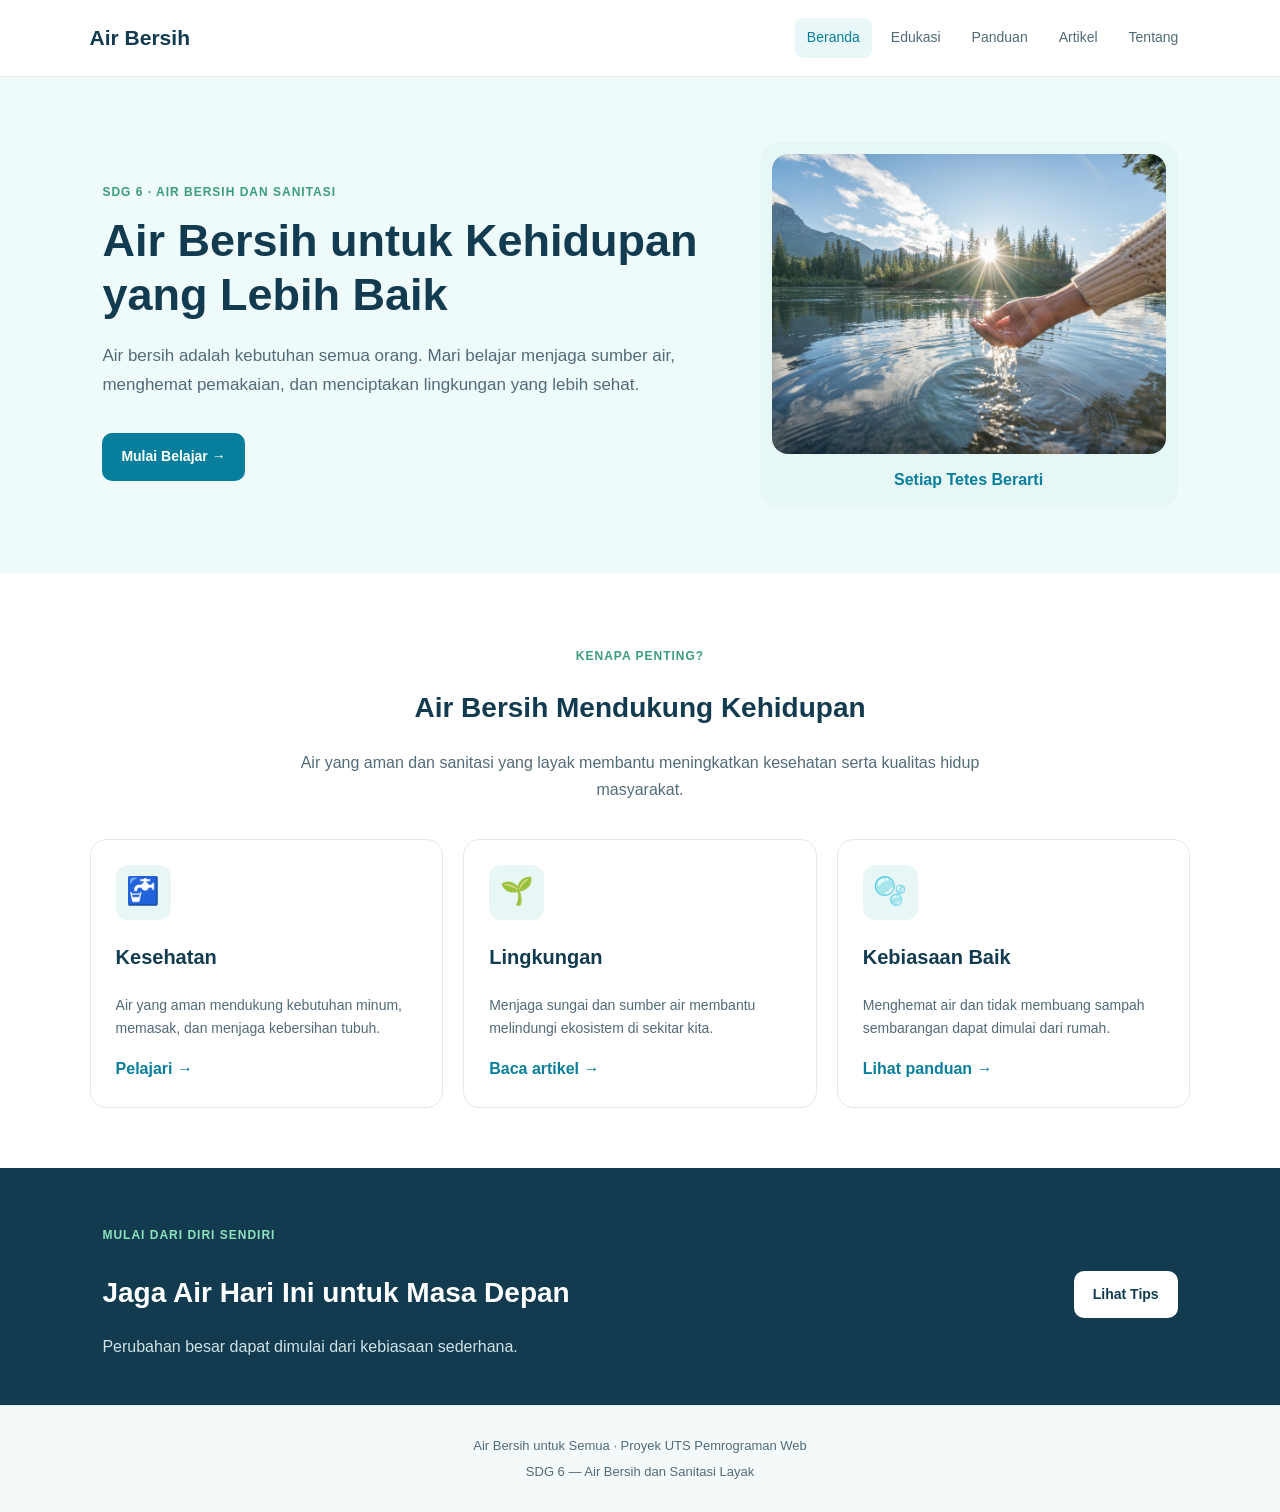
<file: index.html>
<!DOCTYPE html>
<html lang="id">
<head>
  <meta charset="UTF-8">
  <meta name="viewport" content="width=device-width, initial-scale=1.0">
  <meta name="description" content="Edukasi air bersih dan sanitasi layak untuk semua.">
  <title>Air Bersih untuk Semua</title>
  <link rel="stylesheet" href="css/style.css">
</head>
<body>
  <header class="header">
    <a href="../index.html" class="logo">Air Bersih</a>
    <nav>
      <a class="active" href="index.html">Beranda</a>
      <a href="edukasi.html">Edukasi</a>
      <a href="panduan.html">Panduan</a>
      <a href="artikel.html">Artikel</a>
      <a href="tentang.html">Tentang</a>
    </nav>
  </header>

  <main>
    <section class="hero">
      <div class="hero-content">
        <p class="tag">SDG 6 · AIR BERSIH DAN SANITASI</p>
        <h1>Air Bersih untuk Kehidupan yang Lebih Baik</h1>
        <p>
          Air bersih adalah kebutuhan semua orang.
          Mari belajar menjaga sumber air, menghemat pemakaian,
          dan menciptakan lingkungan yang lebih sehat.
        </p>
        <a href="edukasi.html" class="button">Mulai Belajar →</a>
      </div>
      <div class="hero-art">
  <img
    src="image/index.jpg.jpeg"
    alt="Pemandangan sumber air bersih"
  >
  <p>Setiap Tetes Berarti</p>
</div>
    </section>

    <section class="section">
      <div class="section-title">
        <p class="tag">KENAPA PENTING?</p>
        <h2>Air Bersih Mendukung Kehidupan</h2>
        <p>Air yang aman dan sanitasi yang layak membantu meningkatkan
          kesehatan serta kualitas hidup masyarakat.</p>
      </div>

      <div class="cards">
        <article class="card">
          <div class="card-icon">🚰</div>
          <h3>Kesehatan</h3>
          <p>Air yang aman mendukung kebutuhan minum, memasak,
            dan menjaga kebersihan tubuh.</p>
          <a href="edukasi.html">Pelajari →</a>
        </article>

        <article class="card">
          <div class="card-icon">🌱</div>
          <h3>Lingkungan</h3>
          <p>Menjaga sungai dan sumber air membantu melindungi
            ekosistem di sekitar kita.</p>
          <a href="artikel.html">Baca artikel →</a>
        </article>

        <article class="card">
          <div class="card-icon">🫧</div>
          <h3>Kebiasaan Baik</h3>
          <p>Menghemat air dan tidak membuang sampah sembarangan
            dapat dimulai dari rumah.</p>
          <a href="panduan.html">Lihat panduan →</a>
        </article>
      </div>
    </section>

    <section class="callout">
      <div>
        <p class="tag">MULAI DARI DIRI SENDIRI</p>
        <h2>Jaga Air Hari Ini untuk Masa Depan</h2>
        <p>Perubahan besar dapat dimulai dari kebiasaan sederhana.</p>
      </div>
      <a href="panduan.html" class="button button-light">Lihat Tips</a>
    </section>
  </main>

  <footer>
    <p>Air Bersih untuk Semua · Proyek UTS Pemrograman Web</p>
    <p>SDG 6 — Air Bersih dan Sanitasi Layak</p>
  </footer>
</body>
</html>
</file>
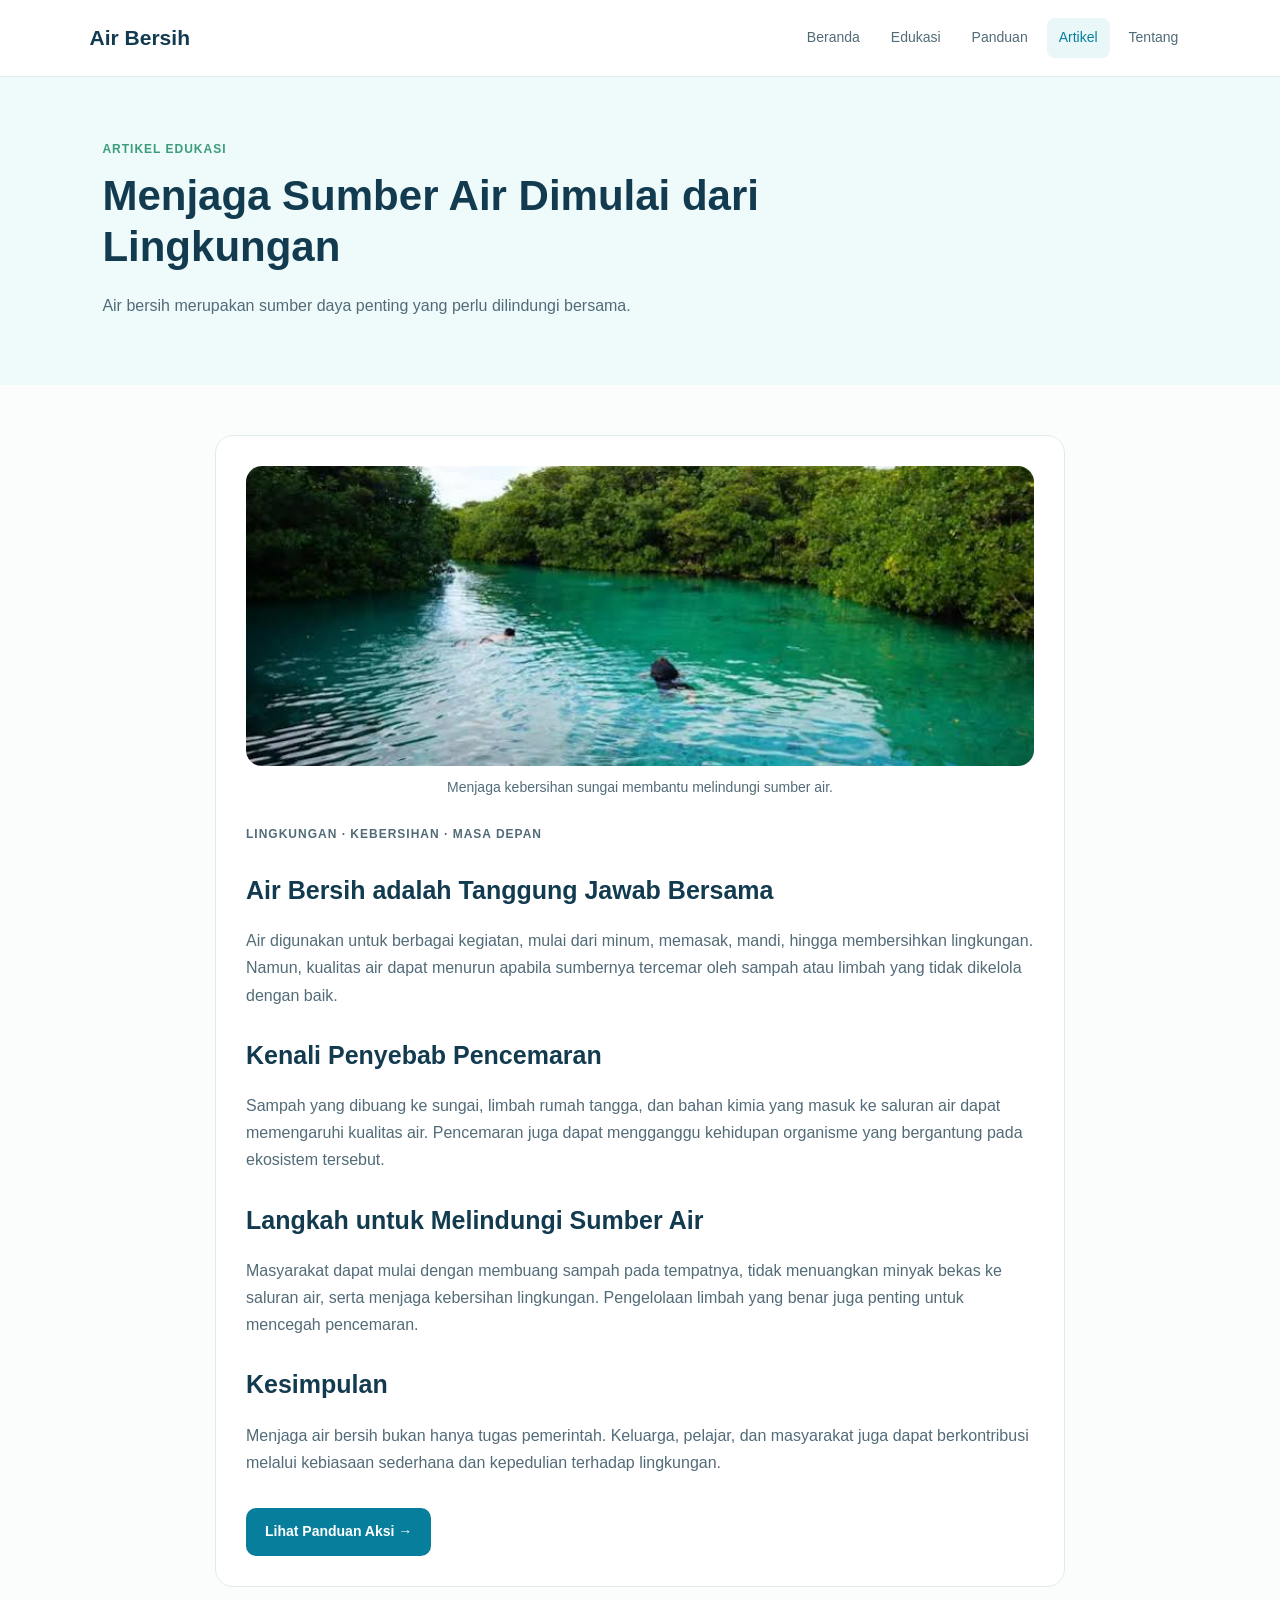
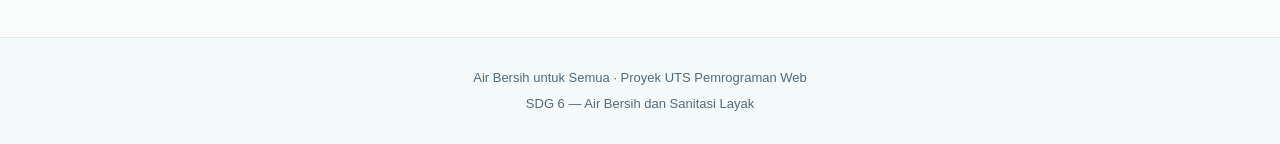
<file: artikel.html>
<!DOCTYPE html>
<html lang="id">
<head>
  <meta charset="UTF-8">
  <meta name="viewport" content="width=device-width, initial-scale=1.0">
  <title>Artikel Menjaga Sumber Air</title>
  <link rel="stylesheet" href="./css/style.css">
</head>
<body>
  <header class="header">
    <a href="index.html" class="logo">Air Bersih</a>
    <nav>
      <a href="index.html">Beranda</a>
      <a href="edukasi.html">Edukasi</a>
      <a href="panduan.html">Panduan</a>
      <a class="active" href="artikel.html">Artikel</a>
      <a href="tentang.html">Tentang</a>
    </nav>
  </header>

  <main>
    <section class="page-banner">
      <p class="tag">ARTIKEL EDUKASI</p>
      <h1>Menjaga Sumber Air Dimulai dari Lingkungan</h1>
      <p>Air bersih merupakan sumber daya penting yang perlu dilindungi bersama.</p>
    </section>

    <section class="content-section">
      <article class="content-box">
        <div class="article-illustration">
  <img
    src="image/artikel.jpg.jpeg"
    alt="Sungai bersih dengan lingkungan hijau"
  >
  <p class="image-caption">
    Menjaga kebersihan sungai membantu melindungi sumber air.
  </p>
</div>
        <p class="tag">LINGKUNGAN · KEBERSIHAN · MASA DEPAN</p>
        <h2>Air Bersih adalah Tanggung Jawab Bersama</h2>
        <p>Air digunakan untuk berbagai kegiatan, mulai dari minum,
          memasak, mandi, hingga membersihkan lingkungan. Namun,
          kualitas air dapat menurun apabila sumbernya tercemar oleh
          sampah atau limbah yang tidak dikelola dengan baik.</p>

        <h2>Kenali Penyebab Pencemaran</h2>
        <p>Sampah yang dibuang ke sungai, limbah rumah tangga, dan
          bahan kimia yang masuk ke saluran air dapat memengaruhi
          kualitas air. Pencemaran juga dapat mengganggu kehidupan
          organisme yang bergantung pada ekosistem tersebut.</p>

        <h2>Langkah untuk Melindungi Sumber Air</h2>
        <p>Masyarakat dapat mulai dengan membuang sampah pada tempatnya,
          tidak menuangkan minyak bekas ke saluran air, serta menjaga
          kebersihan lingkungan. Pengelolaan limbah yang benar juga
          penting untuk mencegah pencemaran.</p>

        <h2>Kesimpulan</h2>
        <p>Menjaga air bersih bukan hanya tugas pemerintah. Keluarga,
          pelajar, dan masyarakat juga dapat berkontribusi melalui
          kebiasaan sederhana dan kepedulian terhadap lingkungan.</p>

        <a href="panduan.html" class="button">Lihat Panduan Aksi →</a>
      </article>
    </section>
  </main>

  <footer>
    <p>Air Bersih untuk Semua · Proyek UTS Pemrograman Web</p>
    <p>SDG 6 — Air Bersih dan Sanitasi Layak</p>
  </footer>
</body>
</html>
</file>
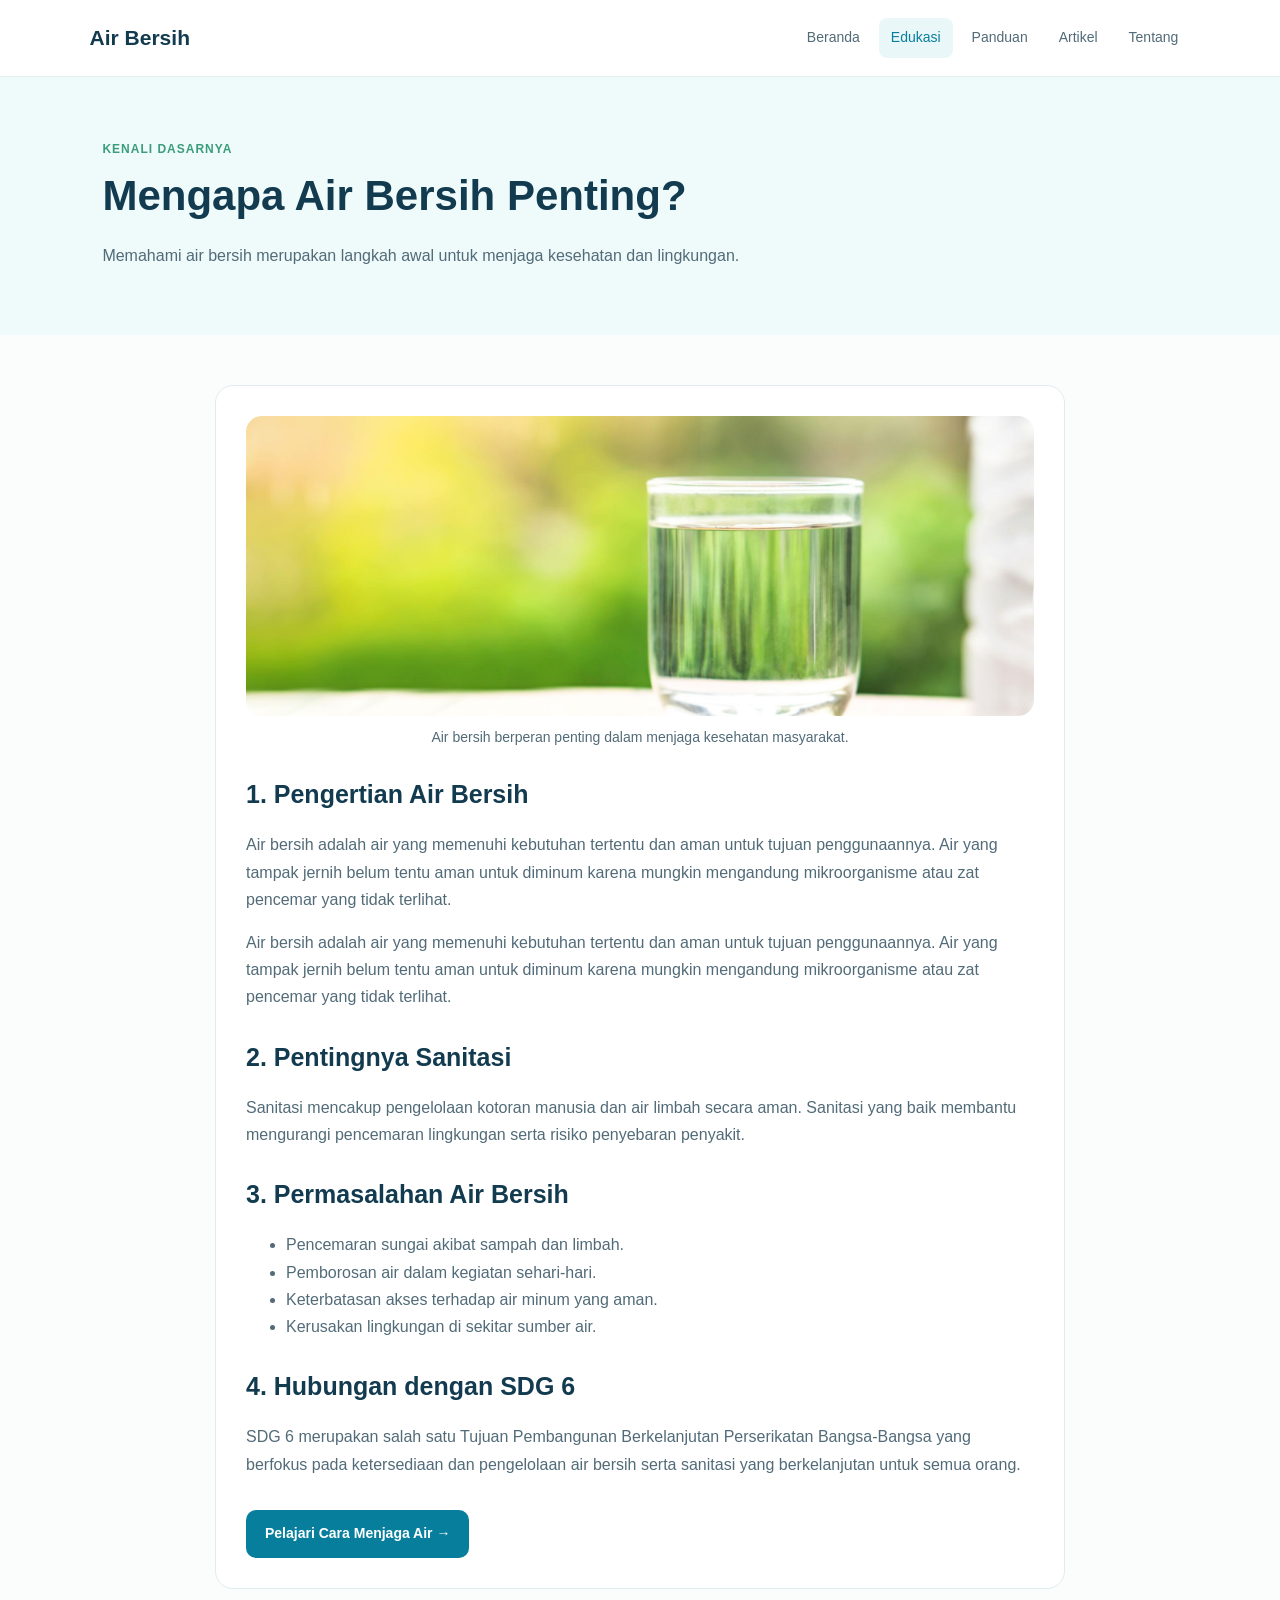
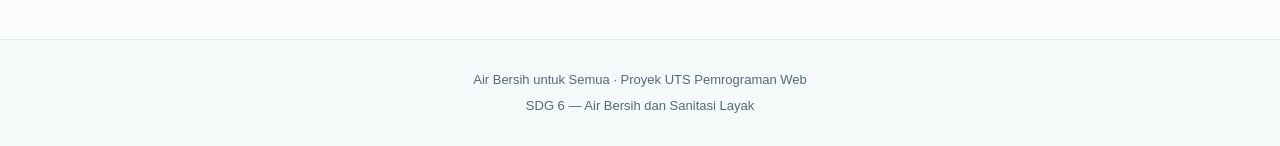
<file: edukasi.html>
<!DOCTYPE html>
<html lang="id">
<head>
  <meta charset="UTF-8">
  <meta name="viewport" content="width=device-width, initial-scale=1.0">
  <title>Edukasi Air Bersih</title>
  <link rel="stylesheet" href="css/style.css">
</head>
<body>
  <header class="header">
    <a href="index.html" class="logo">Air Bersih</a>
    <nav>
      <a href="index.html">Beranda</a>
      <a class="active" href="edukasi.html">Edukasi</a>
      <a href="panduan.html">Panduan</a>
      <a href="artikel.html">Artikel</a>
      <a href="tentang.html">Tentang</a>
    </nav>
  </header>

  <main>
    <section class="page-banner">
      <p class="tag">KENALI DASARNYA</p>
      <h1>Mengapa Air Bersih Penting?</h1>
      <p>Memahami air bersih merupakan langkah awal untuk menjaga kesehatan dan lingkungan.</p>
    </section>

    <section class="content-section">
    <article class="content-box">

    <!-- Gambar utama edukasi -->
    <div class="education-image">
      <img
        src="image/edukasi.jpg.jpeg"
        alt="Air bersih yang digunakan untuk kebutuhan sehari-hari"
      >
      <p class="image-caption">
        Air bersih berperan penting dalam menjaga kesehatan masyarakat.
      </p>
    </div>

    <h2>1. Pengertian Air Bersih</h2>
    <p>Air bersih adalah air yang memenuhi kebutuhan tertentu dan aman
      untuk tujuan penggunaannya. Air yang tampak jernih belum tentu
      aman untuk diminum karena mungkin mengandung mikroorganisme
      atau zat pencemar yang tidak terlihat.</p>
        <p>Air bersih adalah air yang memenuhi kebutuhan tertentu dan aman
          untuk tujuan penggunaannya. Air yang tampak jernih belum tentu
          aman untuk diminum karena mungkin mengandung mikroorganisme
          atau zat pencemar yang tidak terlihat.</p>

        <h2>2. Pentingnya Sanitasi</h2>
        <p>Sanitasi mencakup pengelolaan kotoran manusia dan air limbah
          secara aman. Sanitasi yang baik membantu mengurangi pencemaran
          lingkungan serta risiko penyebaran penyakit.</p>

        <h2>3. Permasalahan Air Bersih</h2>
        <ul>
          <li>Pencemaran sungai akibat sampah dan limbah.</li>
          <li>Pemborosan air dalam kegiatan sehari-hari.</li>
          <li>Keterbatasan akses terhadap air minum yang aman.</li>
          <li>Kerusakan lingkungan di sekitar sumber air.</li>
        </ul>

        <h2>4. Hubungan dengan SDG 6</h2>
        <p>SDG 6 merupakan salah satu Tujuan Pembangunan Berkelanjutan
          Perserikatan Bangsa-Bangsa yang berfokus pada ketersediaan
          dan pengelolaan air bersih serta sanitasi yang berkelanjutan
          untuk semua orang.</p>

        <a href="panduan.html" class="button">Pelajari Cara Menjaga Air →</a>
      </article>
    </section>
  </main>

  <footer>
    <p>Air Bersih untuk Semua · Proyek UTS Pemrograman Web</p>
    <p>SDG 6 — Air Bersih dan Sanitasi Layak</p>
  </footer>
</body>
</html>
</file>
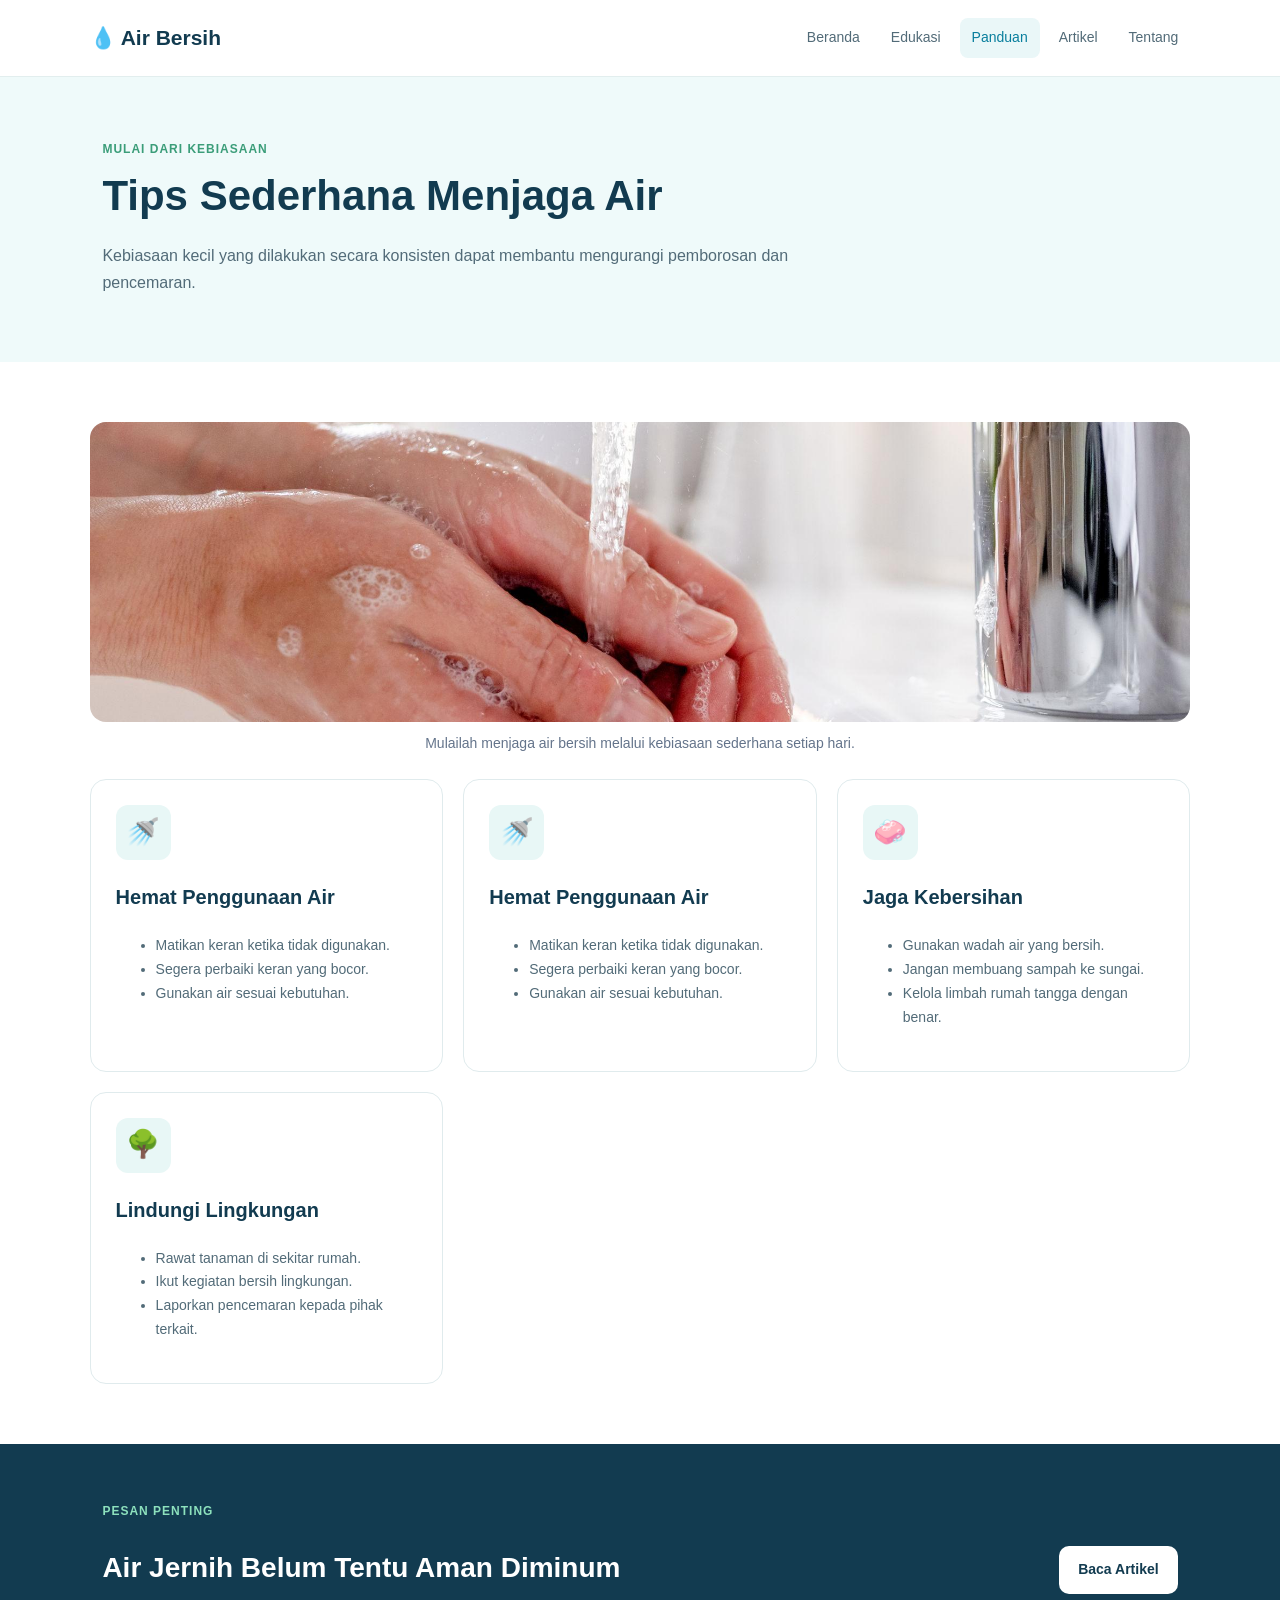
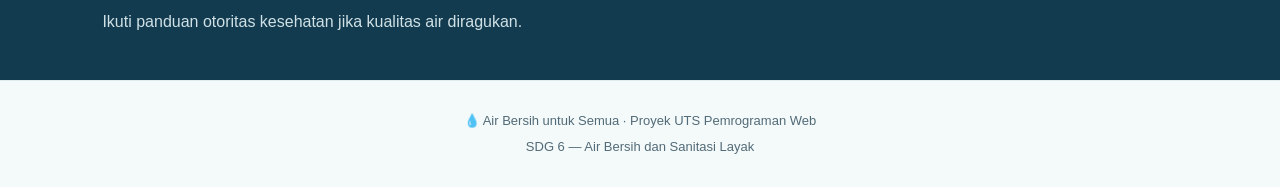
<file: panduan.html>
<!DOCTYPE html>
<html lang="id">
<head>
  <meta charset="UTF-8">
  <meta name="viewport" content="width=device-width, initial-scale=1.0">
  <title>Panduan Menjaga Air</title>
  <link rel="stylesheet" href="css/style.css">
</head>
<body>
  <header class="header">
    <a href="index.html" class="logo">💧 Air Bersih</a>
    <nav>
      <a href="index.html">Beranda</a>
      <a href="edukasi.html">Edukasi</a>
      <a class="active" href="panduan.html">Panduan</a>
      <a href="artikel.html">Artikel</a>
      <a href="tentang.html">Tentang</a>
    </nav>
  </header>

  <main>
    <section class="page-banner">
      <p class="tag">MULAI DARI KEBIASAAN</p>
      <h1>Tips Sederhana Menjaga Air</h1>
      <p>Kebiasaan kecil yang dilakukan secara konsisten dapat membantu mengurangi pemborosan dan pencemaran.</p>
    </section>
    <section class="section">

  <div class="guide-image">
    <img
      src="image/panduan.jpg.jpeg"
      alt="Kegiatan menjaga kebersihan sumber air"
    >
    <p class="image-caption">
      Mulailah menjaga air bersih melalui kebiasaan sederhana setiap hari.
    </p>
  </div>

  <div class="cards">
    <article class="card">
      <div class="card-icon">🚿</div>
      <h3>Hemat Penggunaan Air</h3>
      <ul>
        <li>Matikan keran ketika tidak digunakan.</li>
        <li>Segera perbaiki keran yang bocor.</li>
        <li>Gunakan air sesuai kebutuhan.</li>
      </ul>
    </article>

        <article class="card">
          <div class="card-icon">🚿</div>
          <h3>Hemat Penggunaan Air</h3>
          <ul>
            <li>Matikan keran ketika tidak digunakan.</li>
            <li>Segera perbaiki keran yang bocor.</li>
            <li>Gunakan air sesuai kebutuhan.</li>
          </ul>
        </article>

        <article class="card">
          <div class="card-icon">🧼</div>
          <h3>Jaga Kebersihan</h3>
          <ul>
            <li>Gunakan wadah air yang bersih.</li>
            <li>Jangan membuang sampah ke sungai.</li>
            <li>Kelola limbah rumah tangga dengan benar.</li>
          </ul>
        </article>

        <article class="card">
          <div class="card-icon">🌳</div>
          <h3>Lindungi Lingkungan</h3>
          <ul>
            <li>Rawat tanaman di sekitar rumah.</li>
            <li>Ikut kegiatan bersih lingkungan.</li>
            <li>Laporkan pencemaran kepada pihak terkait.</li>
          </ul>
        </article>
      </div>
    </section>

    <section class="callout">
      <div>
        <p class="tag">PESAN PENTING</p>
        <h2>Air Jernih Belum Tentu Aman Diminum</h2>
        <p>Ikuti panduan otoritas kesehatan jika kualitas air diragukan.</p>
      </div>
      <a href="artikel.html" class="button button-light">Baca Artikel</a>
    </section>
  </main>

  <footer>
    <p>💧 Air Bersih untuk Semua · Proyek UTS Pemrograman Web</p>
    <p>SDG 6 — Air Bersih dan Sanitasi Layak</p>
  </footer>
</body>
</html>
</file>
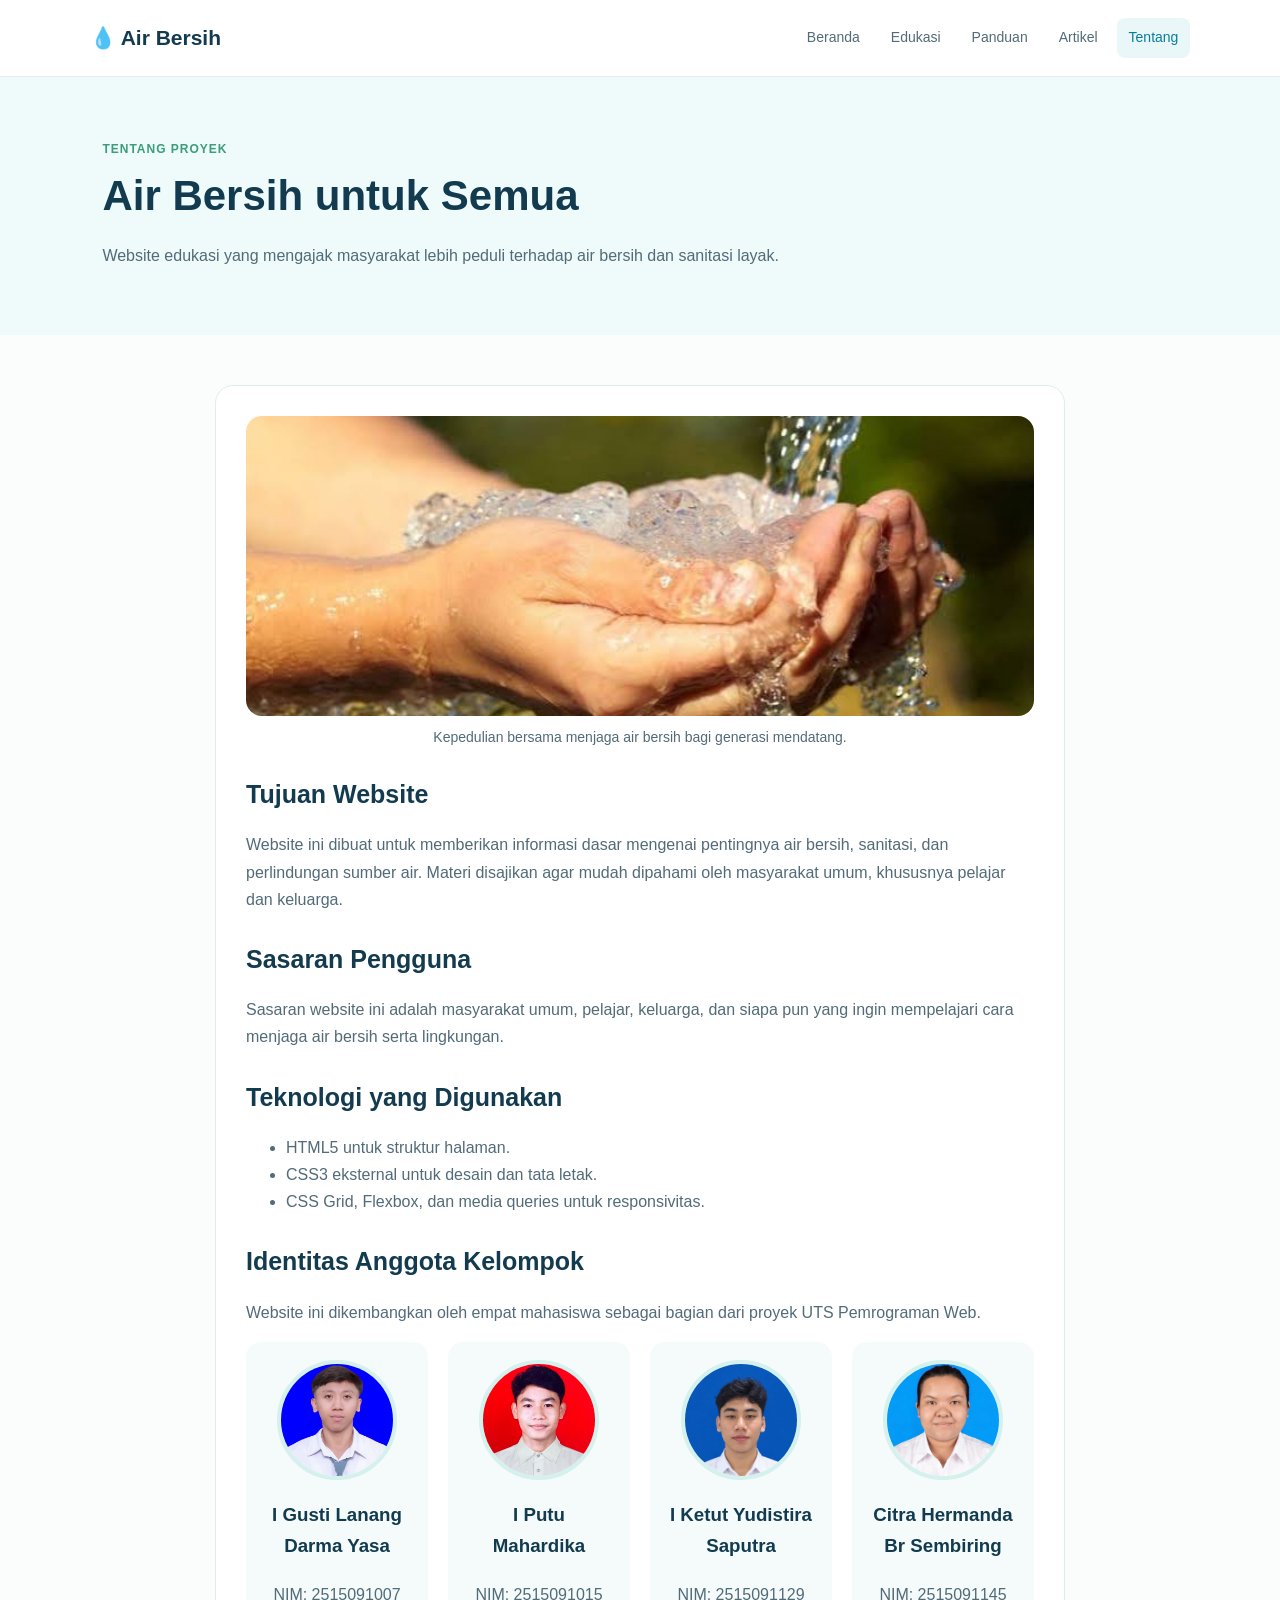
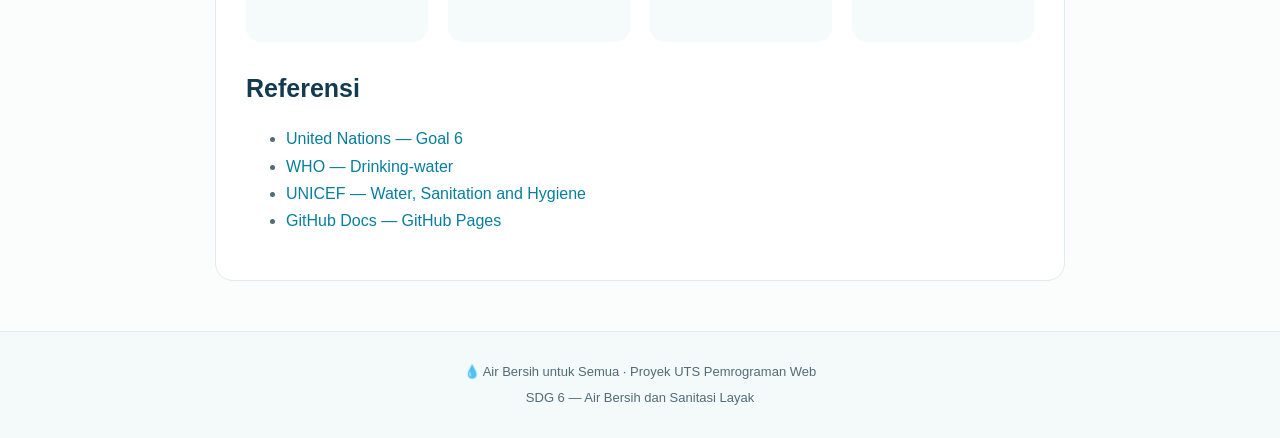
<file: tentang.html>
<!DOCTYPE html>
<html lang="id">
<head>
    <meta charset="UTF-8">
    <meta name="viewport" content="width=device-width, initial-scale=1.0">
    <title>Tentang Website Air Bersih</title>
    <link rel="stylesheet" href="css/style.css">
    
</head>

<body>
    <header class="header">
        <a href="index.html" class="logo">💧 Air Bersih</a>

        <nav>
            <a href="index.html">Beranda</a>
            <a href="edukasi.html">Edukasi</a>
            <a href="panduan.html">Panduan</a>
            <a href="artikel.html">Artikel</a>
            <a class="active" href="tentang.html">Tentang</a>
        </nav>
    </header>

    <main>
        <section class="page-banner">
            <p class="tag">TENTANG PROYEK</p>
            <h1>Air Bersih untuk Semua</h1>
            <p>
                Website edukasi yang mengajak masyarakat lebih peduli
                terhadap air bersih dan sanitasi layak.
            </p>
        </section>

        <section class="content-section">
            <article class="content-box">

                <div class="about-image">
                    <img
                        src="image/tentang.jpg.jpeg"
                        alt="Masyarakat menjaga lingkungan dan sumber air"
                    >
                    <p class="image-caption">
                        Kepedulian bersama menjaga air bersih bagi generasi mendatang.
                    </p>
                </div>

                <h2>Tujuan Website</h2>
                <p>
                    Website ini dibuat untuk memberikan informasi dasar mengenai
                    pentingnya air bersih, sanitasi, dan perlindungan sumber air.
                    Materi disajikan agar mudah dipahami oleh masyarakat umum,
                    khususnya pelajar dan keluarga.
                </p>

                <h2>Sasaran Pengguna</h2>
                <p>
                    Sasaran website ini adalah masyarakat umum, pelajar,
                    keluarga, dan siapa pun yang ingin mempelajari cara menjaga
                    air bersih serta lingkungan.
                </p>

                <h2>Teknologi yang Digunakan</h2>
                <ul>
                    <li>HTML5 untuk struktur halaman.</li>
                    <li>CSS3 eksternal untuk desain dan tata letak.</li>
                    <li>CSS Grid, Flexbox, dan media queries untuk responsivitas.</li>
                </ul>

                <h2>Identitas Anggota Kelompok</h2>
                <p>
                    Website ini dikembangkan oleh empat mahasiswa
                    sebagai bagian dari proyek UTS Pemrograman Web.
                </p>

                <div class="team-grid">

                    <div class="team-card">
                        <img src="image/foto.IGustiLanangDarmaYasa.jpeg"
                             alt="Foto I Gusti Lanang Darma Yasa">
                        <h3>I Gusti Lanang Darma Yasa</h3>
                        <p>NIM: 2515091007</p>
                    </div>

                    <div class="team-card">
                        <img src="image/foto.PutuMahardika.jpeg"
                             alt="Foto Putu Mahardika">
                        <h3>I Putu Mahardika</h3>
                        <p>NIM: 2515091015</p>
                    </div>

                    <div class="team-card">
                        <img src="image/foto.IKetutYudistiraSaputra.jpeg"
                             alt="Foto I Ketut Yudistira Saputra">
                        <h3>I Ketut Yudistira Saputra</h3>
                        <p>NIM: 2515091129</p>
                    </div>

                    <div class="team-card">
                        <img src="image/foto.CitraHermandaBrSembiring.jpeg"
                             alt="Foto Citra Hermanda Br Sembiring">
                        <h3>Citra Hermanda Br Sembiring</h3>
                        <p>NIM: 2515091145</p>
                    </div>

                </div>

                <h2 id="referensi">Referensi</h2>
                <ul>
                    <li>
                        <a href="https://sdgs.un.org/goals/goal6"
                           target="_blank" rel="noopener noreferrer">
                            United Nations — Goal 6
                        </a>
                    </li>
                    <li>
                        <a href="https://www.who.int/news-room/fact-sheets/detail/drinking-water"
                           target="_blank" rel="noopener noreferrer">
                            WHO — Drinking-water
                        </a>
                    </li>
                    <li>
                        <a href="https://www.unicef.org/wash"
                           target="_blank" rel="noopener noreferrer">
                            UNICEF — Water, Sanitation and Hygiene
                        </a>
                    </li>
                    <li>
                        <a href="https://docs.github.com/en/pages"
                           target="_blank" rel="noopener noreferrer">
                            GitHub Docs — GitHub Pages
                        </a>
                    </li>
                </ul>

            </article>
        </section>
    </main>

    <footer>
        <p>💧 Air Bersih untuk Semua · Proyek UTS Pemrograman Web</p>
        <p>SDG 6 — Air Bersih dan Sanitasi Layak</p>
    </footer>
</body>
</html>
</file>
<file: css/style.css>
/* Pengaturan Dasar */
* {
    box-sizing: border-box;
}

html {
    scroll-behavior: smooth;
}

body {
    margin: 0;
    font-family: Arial, sans-serif;
    line-height: 1.7;
    color: #123b50;
    background: #ffffff;
}

a {
    text-decoration: none;
}

/* Header dan Navigasi */
.header {
    display: flex;
    justify-content: space-between;
    align-items: center;
    gap: 20px;
    padding: 18px 7%;
    border-bottom: 1px solid #e2eeee;
}

.logo {
    color: #123b50;
    font-size: 21px;
    font-weight: bold;
    white-space: nowrap;
}

nav {
    display: flex;
    flex-wrap: wrap;
    gap: 7px;
}

nav a {
    padding: 8px 12px;
    color: #526b78;
    font-size: 14px;
    border-radius: 8px;
}

nav a:hover,
nav a.active {
    color: #087e9d;
    background: #eaf7f8;
}

/* Halaman Beranda */
.hero {
    display: grid;
    grid-template-columns: 1.2fr 0.8fr;
    align-items: center;
    gap: 30px;
    padding: 65px 8%;
    background: #effafa;
}

.hero-content {
    max-width: 650px;
}

.tag {
    color: #3b9d79;
    font-size: 12px;
    font-weight: bold;
    letter-spacing: 1px;
}

h1 {
    margin: 12px 0 20px;
    font-size: 45px;
    line-height: 1.2;
}

.hero-content > p:not(.tag) {
    color: #526b78;
    font-size: 17px;
}

/* Tombol */
.button {
    display: inline-block;
    margin-top: 16px;
    padding: 12px 19px;
    color: #ffffff;
    background: #087e9d;
    border-radius: 10px;
    font-size: 14px;
    font-weight: bold;
}

.button:hover {
    background: #066780;
}

.button-light {
    color: #123b50;
    background: #ffffff;
}

.button-light:hover {
    color: #ffffff;
}

/* Gambar */
.hero-art {
    padding: 12px;
    border-radius: 20px;
    background: #e7f7f5;
}

.hero-art img,
.article-illustration img,
.education-image img,
.guide-image img,
.about-image img {
    display: block;
    width: 100%;
    height: 300px;
    object-fit: cover;
    border-radius: 16px;
}

.hero-art p {
    margin: 12px 0 4px;
    color: #087e9d;
    font-weight: bold;
    text-align: center;
}

.article-illustration,
.education-image,
.guide-image,
.about-image {
    width: 100%;
    margin-bottom: 25px;
}

.image-caption {
    margin-top: 10px;
    color: #64748b;
    font-size: 14px;
    line-height: 1.6;
    text-align: center;
}

/* Bagian Konten */
.section {
    padding: 60px 7%;
}

.section-title {
    max-width: 680px;
    margin: 0 auto 35px;
    text-align: center;
}

.section-title h2,
.content-box h2 {
    font-size: 28px;
    line-height: 1.3;
}

.section-title > p:last-child {
    color: #526b78;
}

/* Kartu Informasi */
.cards {
    display: grid;
    grid-template-columns: repeat(3, 1fr);
    gap: 20px;
    padding: 0 7% 60px;
}

.section .cards {
    padding: 0;
}

.card {
    padding: 25px;
    border: 1px solid #e0ebed;
    border-radius: 16px;
    background: #ffffff;
}

.card-icon {
    display: grid;
    width: 55px;
    height: 55px;
    place-items: center;
    margin-bottom: 20px;
    border-radius: 12px;
    background: #e8f7f6;
    font-size: 27px;
}

.card h3 {
    font-size: 20px;
}

.card p,
.card li {
    color: #526b78;
    font-size: 14px;
}

.card a {
    color: #087e9d;
    font-weight: bold;
}

/* Banner Ajakan */
.callout {
    display: flex;
    justify-content: space-between;
    align-items: center;
    gap: 25px;
    padding: 45px 8%;
    color: #ffffff;
    background: #123b50;
}

.callout h2 {
    margin-bottom: 8px;
    font-size: 28px;
}

.callout p:not(.tag) {
    margin-bottom: 0;
    color: #d0e1e5;
}

.callout .tag {
    color: #8de1bd;
}

/* Banner Halaman */
.page-banner {
    padding: 50px 8%;
    background: #effafa;
}

.page-banner h1 {
    max-width: 800px;
    font-size: 42px;
}

.page-banner > p:last-child {
    max-width: 720px;
    color: #526b78;
}

/* Isi Artikel dan Halaman */
.content-section {
    padding: 50px 7%;
    background: #fbfdfd;
}

.content-box {
    max-width: 850px;
    margin: 0 auto;
    padding: 30px;
    border: 1px solid #e0ebed;
    border-radius: 18px;
    background: #ffffff;
}

.content-box h2 {
    margin-top: 30px;
    font-size: 25px;
}

.content-box h2:first-child {
    margin-top: 0;
}

.content-box p,
.content-box li {
    color: #526b78;
}

.content-box a:not(.button) {
    color: #087e9d;
    overflow-wrap: anywhere;
}

/* Footer */
footer {
    padding: 25px 7%;
    border-top: 1px solid #e0ebed;
    background: #f4f9f9;
    color: #526b78;
    text-align: center;
    font-size: 13px;
}

footer p {
    margin: 4px;
}

/* Tampilan Tablet */
@media (max-width: 900px) {
    .header {
        align-items: flex-start;
        flex-direction: column;
    }

    .hero {
        gap: 20px;
        padding: 50px 6%;
    }

    .cards {
        grid-template-columns: repeat(2, 1fr);
        padding-right: 6%;
        padding-left: 6%;
    }

    .section {
        padding-right: 6%;
        padding-left: 6%;
    }
}

/* Tampilan HP */
@media (max-width: 600px) {
    .header {
        padding: 17px 5%;
    }

    nav {
        display: grid;
        grid-template-columns: repeat(3, 1fr);
        width: 100%;
    }

    nav a {
        padding: 8px 4px;
        font-size: 12px;
        text-align: center;
    }

    .hero {
        grid-template-columns: 1fr;
        padding: 40px 6%;
    }

    h1 {
        font-size: 36px;
    }

    .hero-art img,
    .article-illustration img,
    .education-image img,
    .guide-image img,
    .about-image img {
        height: 220px;
    }

    .section {
        padding: 40px 5%;
    }

    .section-title {
        text-align: left;
    }

    .section-title h2,
    .content-box h2 {
        font-size: 25px;
    }

    .cards {
        grid-template-columns: 1fr;
        padding: 0 5% 40px;
    }

    .callout {
        align-items: flex-start;
        flex-direction: column;
        padding: 35px 6%;
    }

    .page-banner {
        padding: 35px 6%;
    }

    .page-banner h1 {
        font-size: 35px;
    }

    .content-section {
        padding: 30px 5%;
    }

    .content-box {
        padding: 22px;
    }
}


/* Aksesibilitas */
a:focus-visible {
    outline: 3px solid #eab94d;
    outline-offset: 3px;
}

.team-grid {
    display: grid;
    grid-template-columns: repeat(4, 1fr);
    gap: 20px;
}

.team-card {
    text-align: center;
    padding: 18px;
    background: #f4fbfa;
    border-radius: 15px;
}

.team-card img {
    display: block;
    width: 120px;
    height: 120px;
    object-fit: cover;
    object-position: center 10%;
    border-radius: 50%;
    border: 4px solid #d4f1ed;
    margin: 0 auto 12px;
}

.team-card h3 {
    min-height: 55px;
    display: flex;
    align-items: center;
    justify-content: center;
}

.team-card p {
    margin-top: 10px;
}

@media (max-width: 900px) {
    .team-grid {
        grid-template-columns: repeat(2, 1fr);
    }
}

@media (max-width: 450px) {
    .team-grid {
        grid-template-columns: 1fr;
    }
}
</file>
